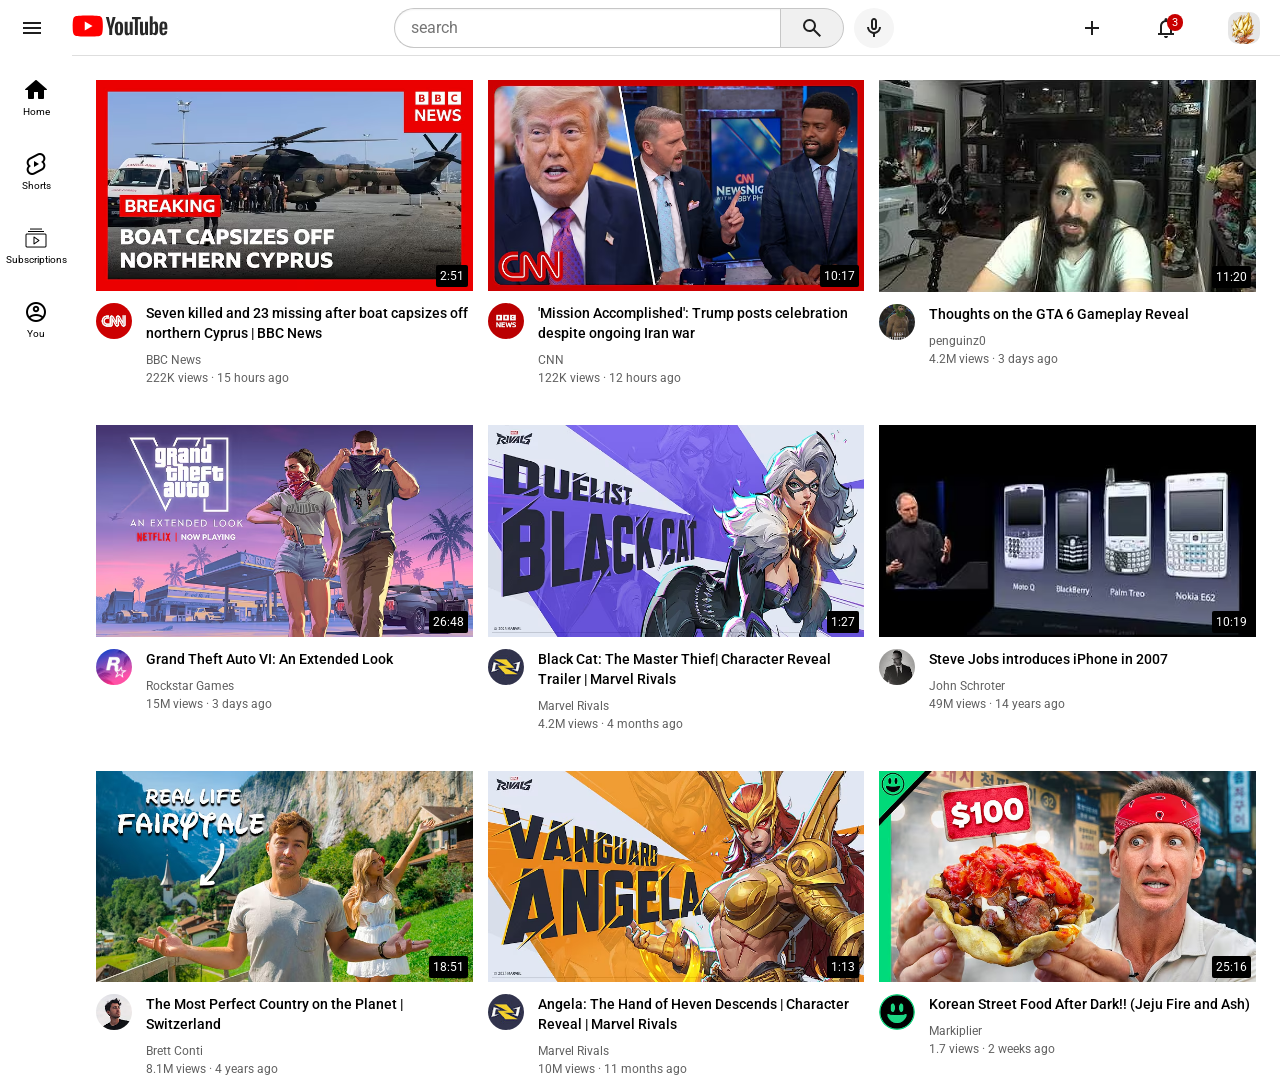
<file: index.html>
<!DOCTYPE html>
<html>
<head>
    <title>Youtube</title>
    <link rel="preconnect" href="https://fonts.googleapis.com">
    <link rel="preconnect" href="https://fonts.gstatic.com" crossorigin>
    <link href="https://fonts.googleapis.com/css2?family=Roboto:ital,wght@0,100..900;1,100..900&display=swap" rel="stylesheet">
    <link rel="stylesheet" href="styles/general.css">
    <link rel="stylesheet" href="styles/header.css">
    <link rel="stylesheet" href="styles/video.css">
    <link rel="stylesheet" href="styles/sidebar.css">
</head>
<body>
    
    <!-- HEADER SECTION -->
    <div class="header">
        <div class="left-section"> 
            <img class="hamburger-menu" src="channel-pictures/hamburger.svg"> 
            <a class="video-link" href="https://www.youtube.com/" target="_blank">
                <img class="youtube-logo" src="channel-pictures/youtube.svg">
            </a>
        </div>

        <div class="middle-section">
            <form action="https://www.youtube.com/results" method="GET" target="_blank" class="search-form">
                <input class="search-bar" name="search_query" type="text" placeholder="search">
                <button class="search-button" type="submit">
                    <img src="channel-pictures/search.svg">
                    <div class="tool-tip">Search</div>
                </button>
            </form>

            <button class="voice-search-button">
                <img class="voice-search-icon" src="channel-pictures/mic.svg">
                <div class="tool-tip">Search with your voice</div>
            </button>
        </div>

        <div class="right-section">
            <div class="upload-icon-container">
                <img class="upload-icon" src="channel-pictures/+.svg">
                <div class="tool-tip">Create</div>
            </div>

            <div class="notification-icon-container">
                <img class="notification-icon" src="channel-pictures/notif.svg">
                <div class="tool-tip">Notifications</div>
                <div class="notifications-count">3</div>
            </div>
            
            <div class="channel-picture-container">
                <img class="current-user-picture" src="channel-pictures/goku.svg">
                <div class="tool-tip">You</div>
            </div>
        </div>
    </div>

    <!-- SIDEBAR NAVIGATION -->
    <div class="sidebar">
        <a class="video-link" href="https://www.youtube.com/" target="_blank">
            <div class="sidebar-link">
                <img class="side-bar-icons" src="icons/youtube-home.svg"> 
                <div> Home </div>
            </div>
        </a>

        <a class="video-link" href="https://www.youtube.com/shorts/" target="_blank">
            <div class="sidebar-link">
                <img class="side-bar-icons" src="icons/youtube-shorts.svg"> 
                <div> Shorts </div>
            </div>
        </a>

        <a class="video-link" href="https://www.youtube.com/feed/subscriptions" target="_blank">
            <div class="sidebar-link">
                <img class="side-bar-icons" src="icons/youtube-sub.svg"> 
                <div> Subscriptions </div>
            </div>
        </a>

        <a class="video-link" href="https://www.youtube.com/feed/you" target="_blank">
            <div class="sidebar-link">
                <img class="side-bar-icons" src="icons/youtube-you.svg"> 
                <div> You </div>
            </div>
        </a>
    </div>

    <!-- MAIN VIDEO GRID -->
    <div class="video-grid">

        <!-- Video Card 1 -->
        <a class="video-link" href="https://www.youtube.com/watch?v=zc-2FBekJlk&t=5s" target="_blank">    
            <div class="video-preview"> 
                <div class="thumbnail-row"> 
                    <img class="thumbnail" src="thumbnails/bbc-news.avif">
                    <div class="video-time">2:51</div>
                </div>
                <div class="video-info-grid">
                    <div class="channel-picture">   
                        <img class="profile-picture" src="./channel-pictures/cnn-channel.jpg">
                    </div>
                    <div class="video-info">
                        <p class="video-title">
                            Seven killed and 23 missing after boat capsizes off northern Cyprus | BBC News
                        </p>
                        <p class="video-author">
                            BBC News
                        </p>
                        <p class="video-stats"> 
                            222K views &middot; 15 hours ago
                        </p>
                    </div>
                </div>
            </div>
        </a>

        <!-- Video Card 2 -->
        <a class="video-link" href="https://www.youtube.com/watch?v=mztADNX-4xU" target="_blank">
            <div class="video-preview"> 
                <div class="thumbnail-row"> 
                    <img class="thumbnail" src="thumbnails/donald-trump.avif">
                    <div class="video-time">10:17</div>
                </div>
                <div class="video-info-grid">
                    <div class="channel-picture">   
                        <img class="profile-picture" src="./channel-pictures/bbc-channel.jpg">
                    </div>
                    <div class="video-info">
                        <p class="video-title">
                            'Mission Accomplished': Trump posts celebration despite ongoing Iran war
                        </p>
                        <p class="video-author">
                            CNN
                        </p>
                        <p class="video-stats"> 
                            122K views &middot; 12 hours ago
                        </p>
                    </div>
                </div>
            </div>
        </a>

        <!-- Video Card 3 -->
        <a class="video-link" href="https://www.youtube.com/watch?v=b-If5Nq0log&t=40s" target="_blank">
            <div class="video-preview"> 
                <div class="thumbnail-row"> 
                    <img class="thumbnail" src="thumbnails/charlie.avif">
                    <div class="video-time">11:20</div>
                </div>
                <div class="video-info-grid">
                    <div class="channel-picture">   
                        <img class="profile-picture" src="./channel-pictures/charlie-channel.jpg">
                    </div>
                    <div class="video-info">
                        <p class="video-title">
                            Thoughts on the GTA 6 Gameplay Reveal
                        </p>
                        <p class="video-author">
                            penguinz0
                        </p>
                        <p class="video-stats"> 
                            4.2M views &middot; 3 days ago
                        </p>
                    </div>
                </div>
            </div>
        </a>

        <!-- Video Card 4 -->
        <a class="video-link" href="https://www.youtube.com/watch?v=tJbzMqJGH4k&t=3s" target="_blank">
            <div class="video-preview"> 
                <div class="thumbnail-row"> 
                    <img class="thumbnail" src="thumbnails/gta6.avif">
                    <div class="video-time">26:48</div>
                </div>
                <div class="video-info-grid">
                    <div class="channel-picture">   
                        <img class="profile-picture" src="./channel-pictures/rockstar-channel.jpg">
                    </div>
                    <div class="video-info">
                        <p class="video-title">
                            Grand Theft Auto VI: An Extended Look
                        </p>
                        <p class="video-author">
                            Rockstar Games
                        </p>
                        <p class="video-stats"> 
                            15M views &middot; 3 days ago
                        </p>
                    </div>
                </div>
            </div>   
        </a>

        <!-- Video Card 5 -->
        <a class="video-link" href="https://www.youtube.com/watch?v=qn7a5F9oJwo" target="_blank">
            <div class="video-preview"> 
                <div class="thumbnail-row"> 
                    <img class="thumbnail" src="thumbnails/black-cat.avif">
                    <div class="video-time">1:27</div>
                </div>
                <div class="video-info-grid">
                    <div class="channel-picture">   
                        <img class="profile-picture" src="./channel-pictures/marvel-rivals-channel.jpg">
                    </div>
                    <div class="video-info">
                        <p class="video-title">
                            Black Cat: The Master Thief| Character Reveal Trailer | Marvel Rivals
                        </p>
                        <p class="video-author">
                            Marvel Rivals
                        </p>
                        <p class="video-stats"> 
                            4.2M views &middot; 4 months ago
                        </p>
                    </div>
                </div>
            </div>
        </a>

        <!-- Video Card 6 -->
        <a class="video-link" href="https://www.youtube.com/watch?v=MnrJzXM7a6o&t=5s" target="_blank">
            <div class="video-preview"> 
                <div class="thumbnail-row"> 
                    <img class="thumbnail" src="thumbnails/steve-jobs.avif">
                    <div class="video-time">10:19</div>
                </div>
                <div class="video-info-grid">
                    <div class="channel-picture">   
                        <img class="profile-picture" src="./channel-pictures/steve-jobs-channel.jpg">
                    </div>
                    <div class="video-info">
                        <p class="video-title">
                            Steve Jobs introduces iPhone in 2007
                        </p>
                        <p class="video-author">
                            John Schroter
                        </p>
                        <p class="video-stats"> 
                            49M views &middot; 14 years ago
                        </p>
                    </div>
                </div>
            </div>
        </a>

        <!-- Video Card 7 -->
        <a class="video-link" href="https://www.youtube.com/watch?v=xLTCivIB4kU&t=2s" target="_blank">
            <div class="video-preview"> 
                <div class="thumbnail-row"> 
                    <img class="thumbnail" src="thumbnails/travel-blog.avif">
                    <div class="video-time">18:51</div>
                </div>
                <div class="video-info-grid">
                    <div class="channel-picture">   
                        <img class="profile-picture" src="./channel-pictures/brett-channel.jpg">
                    </div>
                    <div class="video-info">
                        <p class="video-title">
                            The Most Perfect Country on the Planet | Switzerland
                        </p>
                        <p class="video-author">
                            Brett Conti
                        </p>
                        <p class="video-stats"> 
                            8.1M views &middot; 4 years ago
                        </p>
                    </div>
                </div>
            </div>
        </a>

        <!-- Video Card 8 -->
        <a class="video-link" href="https://www.youtube.com/watch?v=WVc4uTJmKy4" target="_blank">
            <div class="video-preview"> 
                <div class="thumbnail-row"> 
                    <img class="thumbnail" src="thumbnails/angel.avif">
                    <div class="video-time">1:13</div>
                </div>
                <div class="video-info-grid">
                    <div class="channel-picture">   
                        <img class="profile-picture" src="./channel-pictures/marvel-rivals-channel.jpg">
                    </div>
                    <div class="video-info">
                        <p class="video-title">
                            Angela: The Hand of Heven Descends | Character Reveal | Marvel Rivals
                        </p>
                        <p class="video-author">
                            Marvel Rivals
                        </p>
                        <p class="video-stats"> 
                            10M views &middot; 11 months ago
                        </p>
                    </div>
                </div>
            </div>
        </a>

        <!-- Video Card 9 -->
        <a class="video-link" href="https://www.youtube.com/watch?v=hrX8Uzy8GfE" target="_blank">
            <div class="video-preview"> 
                <div class="thumbnail-row"> 
                    <img class="thumbnail" src="thumbnails/best-food.avif">
                    <div class="video-time">25:16</div>
                </div>
                <div class="video-info-grid">
                    <div class="channel-picture">   
                        <img class="profile-picture" src="./channel-pictures/best-food-channel.jpg">
                    </div>
                    <div class="video-info">
                        <p class="video-title">
                            Korean Street Food After Dark!! (Jeju Fire and Ash)
                        </p>
                        <p class="video-author">
                            Markiplier
                        </p>
                        <p class="video-stats"> 
                            1.7 views &middot; 2 weeks ago
                        </p>
                    </div>
                </div>
            </div>
        </a>

    </div>
</body>
</html>
</file>
<file: styles/general.css>
p {
            font-family: Roboto, Arial;
            margin-top: 0;
            margin-bottom: 0;
        }

        body {
            margin: 0;
            padding-top: 80px;
            padding-left: 96px;
            padding-right: 24px;
            background-color: rgba (0, 0, 0, 0);
        }
</file>
<file: styles/header.css>
.header {
    height: 55px;
    display: flex;
    flex-direction: row;
    justify-content: space-between;
    position: fixed;
    top: 0;
    left: 0;
    right: 0;
    z-index: 100;
    background-color: white;
    border-bottom: 1px solid rgb(222, 222, 222);
}

.search-form {
    flex: 1;
    display: flex;
    align-items: center;
}

.left-section {
    display: flex;
    align-items: center;
}

.middle-section {
    flex: 1;
    margin-left: 70px;
    margin-right: 35px;
    max-width: 500px;
    display: flex;
    align-items: center;
}

.right-section {
    width: 180px;
    margin-right: 20px;
    display: flex;
    align-items: center;
    justify-content: space-between;
    flex-shrink: 0;
}

.hamburger-menu {
    height: 24px;
    margin-left: 20px;
    margin-right: 24px;
    cursor: pointer;
}

.youtube-logo {
    height: 52px;
    cursor: pointer;
}

.search-bar {
    flex: 1;
    height: 40px;
    width: 0;
    padding-left: 16px;
    font-size: 16px;
    border: 1px solid #c6c6c6;
    border-right: none;
    border-top-left-radius: 40px;
    border-bottom-left-radius: 40px;
    outline: none;
    box-shadow: inset 0 1px 2px rgba(0, 0, 0, 0.05);
    box-sizing: border-box;
}

.search-bar::placeholder {
    font-family: Roboto, Arial;
    font-size: 16px;
}

.search-button, 
.voice-search-button {
    display: flex;
    justify-content: center;
    align-items: center;
    position: relative;
    cursor: pointer;
}

.search-button {
    height: 40px;
    width: 64px;
    background-color: rgb(240, 240, 240);
    border: 1px solid #c6c6c6;
    border-top-right-radius: 40px;
    border-bottom-right-radius: 40px;
    border-top-left-radius: 0;
    border-bottom-left-radius: 0;
    margin-right: 10px;
    margin-left: -1px;
    box-sizing: border-box;
}

.voice-search-button {
    height: 40px;
    width: 40px;
    background-color: rgb(245, 245, 245);
    border-radius: 20px;
    border: none;
    flex-shrink: 0;
}

/* Search Icons */
.search-icon {
    height: 20px;
}

.voice-search-icon {
    height: 24px;
}

.upload-icon,
.notification-icon {
    height: 24px;
    cursor: pointer;
}

.notification-icon-container,
.upload-icon-container,
.channel-picture-container {
    position: relative;
    display: flex;
    justify-content: center;
    align-items: center;
}

.notifications-count {
    position: absolute;
    top: -2px;
    right: -5px;
    background-color: rgb(200, 0, 0);
    color: white;
    font-family: Roboto, Arial;
    font-size: 11px;
    padding: 2px 5px;
    border-radius: 10px;
}

.current-user-picture {
    height: 32px;
    border-radius: 16px;
    cursor: pointer;
}

.search-button .tool-tip, 
.voice-search-button .tool-tip, 
.upload-icon-container .tool-tip,
.channel-picture-container .tool-tip,
.notification-icon-container .tool-tip {
    font-family: Roboto, Arial;
    position: absolute;
    background-color: gray;
    color: white;
    padding: 4px 8px;
    border-radius: 2px;
    font-size: 12px;
    bottom: -35px;
    opacity: 0;
    transition: opacity 0.15s;
    pointer-events: none;
    white-space: nowrap;
}

.search-button:hover .tool-tip, 
.voice-search-button:hover .tool-tip,
.upload-icon-container:hover .tool-tip,
.channel-picture-container:hover .tool-tip,
.notification-icon-container:hover .tool-tip,
.side-bar-icons:hover {
    opacity: 1;
}

.voice-search-button:hover,
.upload-icon-container:hover,
.channel-picture-container,
.notification-icon-container:hover {
    background-color: rgb(230, 230, 230);
    border-radius: 10px;
}

.side-bar-icons:hover {
    background-color: rgb(230, 230, 230);
    border-radius: 1px;
}

.video-link {
    text-decoration: none;
    color: inherit;
    display: block;
}
</file>
<file: styles/video.css>
.thumbnail {
            width: 100%;
        }

        .video-title {
            margin-top: 0;
            font-size: 14px;
            font-weight: 500;
            line-height: 20px;
            margin-bottom: 10px;
        }

        .video-info-grid {
            display: grid;
            grid-template-columns: 50px 1fr;
        }

        .profile-picture {
            width: 36px;
            border-radius: 50px;
        }

        .thumbnail-row {
            margin-bottom: 8px;
            position: relative;
        }

        .video-author, 
        .video-stats {
            font-size: 12px;
            color: rgb(96, 96, 96);
        }

        .video-author {
            margin-bottom: 4px;
        }

        .video-grid {
            display: grid;
            grid-template-columns: 1fr 1fr 1fr;
            column-gap: 15px;
            row-gap: 40px;
        }
        .video-time {
            font-family: Roboto, Arial;
            font-size: 12px;
            font-weight: 500px;
            padding-left: 4px;
            padding-right: 4px;
            padding-top: 4px;
            padding-bottom: 4px;
            border-radius: 2px;
            background-color: black;
            color: white;
            position: absolute;
            bottom: 8px;
            right: 5px;
        }
</file>
<file: styles/sidebar.css>
.sidebar {
    position: fixed;
    left: 0;
    bottom: 0;
    top: 55px;
    background-color: white;
    width: 72px;
    z-index: 200;
    padding-top: 5px;
}
.sidebar-link {
    height: 74px;
    display: flex;
    justify-content: center;
    align-items: center;
    flex-direction: column;
    cursor: pointer;
}
.sidebar-link::hover {
    background-color: lightblue;
}

.sidebar-link img {
    margin-bottom: 4px;
}

.sidebar-link div {
    font-family: Roboto, Arial;
    font-size: 10px;
}
</file>
